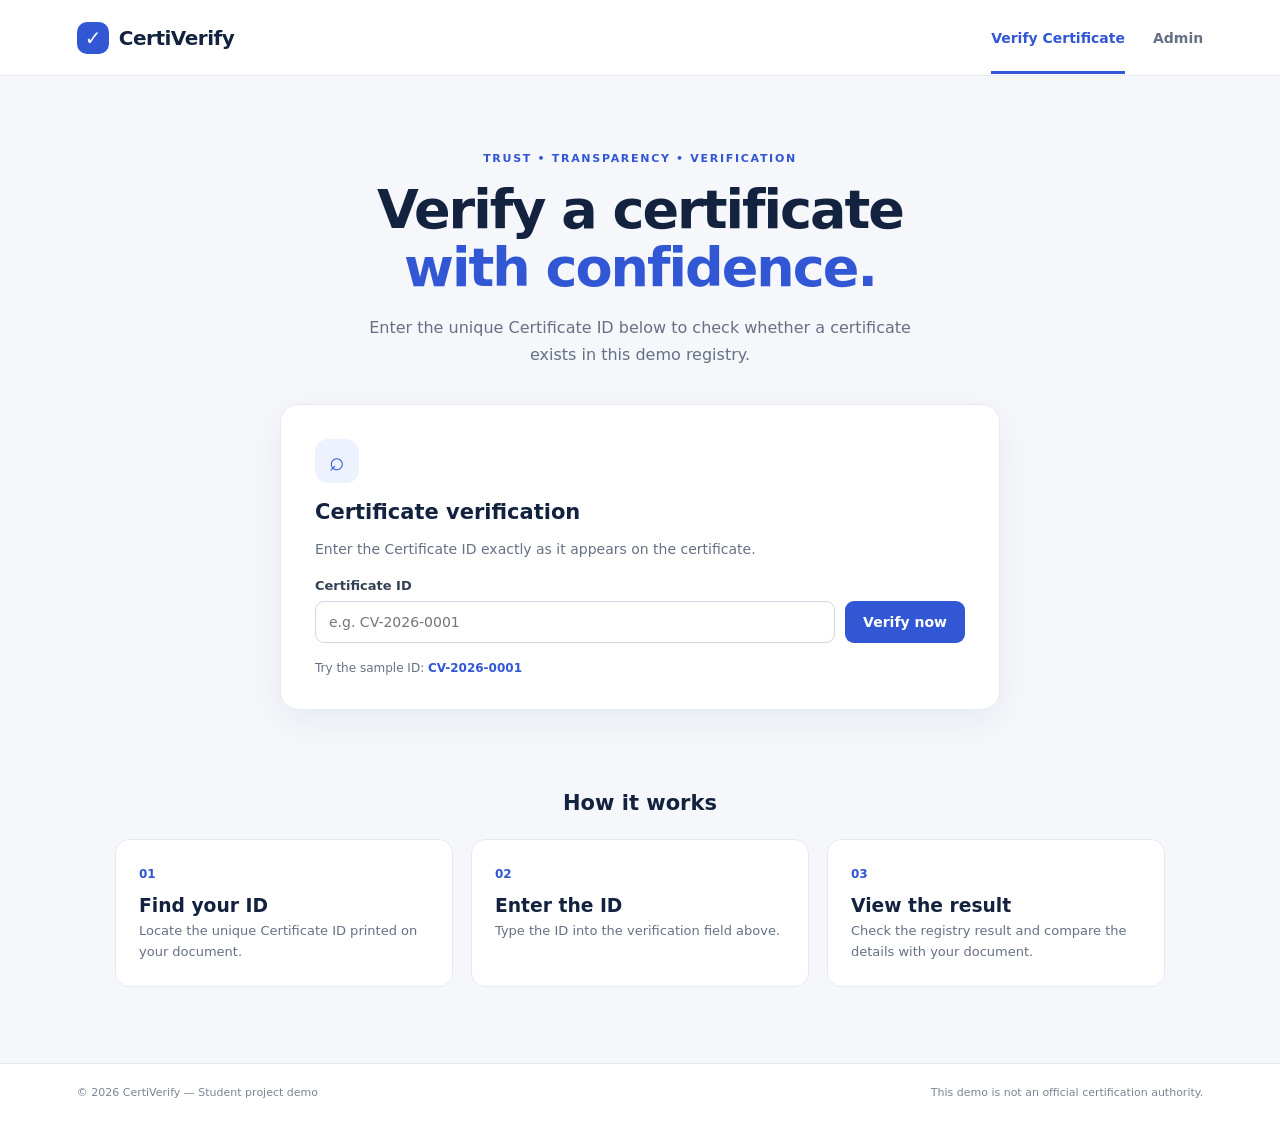
<file: online_certificate_verification_system/index.html>
<!DOCTYPE html>
<html lang="en">
<head>
  <meta charset="UTF-8">
  <meta name="viewport" content="width=device-width, initial-scale=1.0">
  <meta name="description" content="Verify the authenticity of certificates online.">
  <title>CertiVerify | Certificate Verification</title>
  <link rel="stylesheet" href="styles.css">
</head>
<body>
  <header class="site-header">
    <a class="brand" href="index.html"><span class="brand-mark">✓</span> CertiVerify</a>
    <nav><a class="active" href="index.html">Verify Certificate</a><a href="admin.html">Admin</a></nav>
  </header>

  <main>
    <section class="hero">
      <div class="eyebrow">TRUST • TRANSPARENCY • VERIFICATION</div>
      <h1>Verify a certificate<br><span>with confidence.</span></h1>
      <p>Enter the unique Certificate ID below to check whether a certificate exists in this demo registry.</p>
    </section>

    <section class="verify-card">
      <div class="card-icon">⌕</div>
      <h2>Certificate verification</h2>
      <p class="muted">Enter the Certificate ID exactly as it appears on the certificate.</p>
      <form id="verify-form">
        <label for="certificate-id">Certificate ID</label>
        <div class="input-row">
          <input id="certificate-id" name="certificateId" placeholder="e.g. CV-2026-0001" autocomplete="off" required>
          <button class="button primary" type="submit">Verify now</button>
        </div>
      </form>
      <div id="verification-result" class="result hidden" aria-live="polite"></div>
      <div class="sample-note">Try the sample ID: <button class="text-button" id="sample-id" type="button">CV-2026-0001</button></div>
    </section>

    <section class="steps">
      <h2>How it works</h2>
      <div class="step-grid">
        <article><span>01</span><h3>Find your ID</h3><p>Locate the unique Certificate ID printed on your document.</p></article>
        <article><span>02</span><h3>Enter the ID</h3><p>Type the ID into the verification field above.</p></article>
        <article><span>03</span><h3>View the result</h3><p>Check the registry result and compare the details with your document.</p></article>
      </div>
    </section>
  </main>

  <footer><span>© 2026 CertiVerify — Student project demo</span><span>This demo is not an official certification authority.</span></footer>
  <script src="app.js"></script>
</body>
</html>
</file>
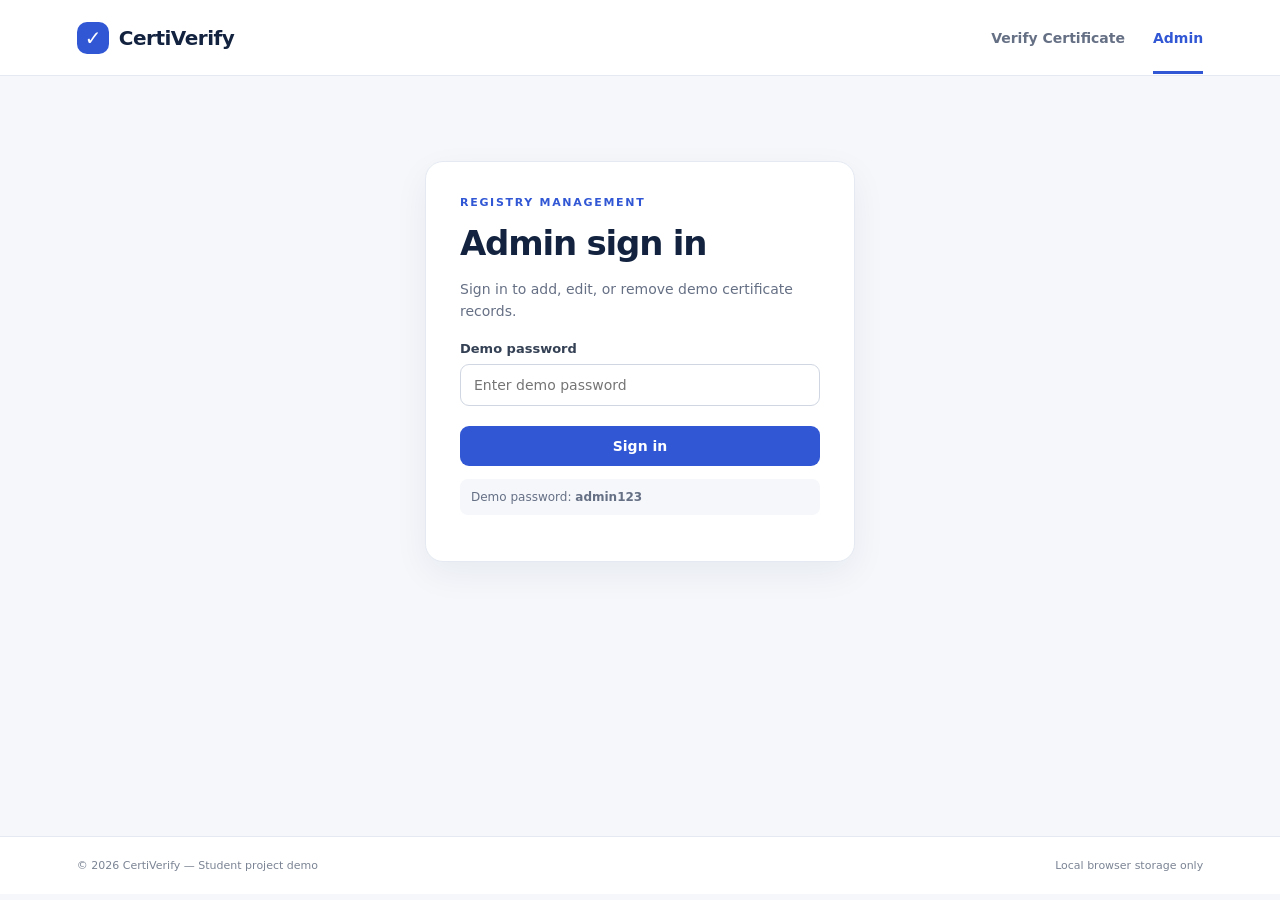
<file: online_certificate_verification_system/admin.html>
<!DOCTYPE html>
<html lang="en">
<head>
  <meta charset="UTF-8">
  <meta name="viewport" content="width=device-width, initial-scale=1.0">
  <title>Admin | CertiVerify</title>
  <link rel="stylesheet" href="styles.css">
</head>
<body>
  <header class="site-header">
    <a class="brand" href="index.html"><span class="brand-mark">✓</span> CertiVerify</a>
    <nav><a href="index.html">Verify Certificate</a><a class="active" href="admin.html">Admin</a></nav>
  </header>

  <main class="admin-main">
    <section id="login-panel" class="login-card">
      <div class="eyebrow">REGISTRY MANAGEMENT</div>
      <h1>Admin sign in</h1>
      <p class="muted">Sign in to add, edit, or remove demo certificate records.</p>
      <form id="login-form">
        <label for="admin-password">Demo password</label>
        <input id="admin-password" type="password" placeholder="Enter demo password" required>
        <button class="button primary full" type="submit">Sign in</button>
        <p id="login-error" class="error-text" aria-live="polite"></p>
      </form>
      <p class="hint">Demo password: <strong>admin123</strong></p>
    </section>

    <section id="dashboard" class="dashboard hidden">
      <div class="dashboard-heading">
        <div><div class="eyebrow">CONTROL PANEL</div><h1>Certificate records</h1><p class="muted">Create and manage records in this browser's local demo registry.</p></div>
        <button id="logout-button" class="button secondary" type="button">Sign out</button>
      </div>

      <div class="stats">
        <article class="stat-card"><span>Total records</span><strong id="total-count">0</strong></article>
        <article class="stat-card"><span>Valid records</span><strong id="valid-count">0</strong></article>
      </div>

      <section class="form-card">
        <h2 id="form-title">Add a certificate</h2>
        <form id="certificate-form" class="record-form">
          <input type="hidden" id="original-id">
          <div class="form-grid">
            <div><label for="cert-id">Certificate ID *</label><input id="cert-id" required placeholder="CV-2026-0002"></div>
            <div><label for="student-name">Student name *</label><input id="student-name" required placeholder="Full name"></div>
            <div><label for="course-name">Course / qualification *</label><input id="course-name" required placeholder="e.g. Web Development"></div>
            <div><label for="issuer">Issuing organization *</label><input id="issuer" required placeholder="Institution name"></div>
            <div><label for="issue-date">Issue date *</label><input id="issue-date" type="date" required></div>
            <div><label for="status">Status</label><select id="status"><option value="Valid">Valid</option><option value="Revoked">Revoked</option></select></div>
          </div>
          <div class="form-actions"><button class="button primary" id="save-button" type="submit">Save certificate</button><button class="button secondary hidden" id="cancel-edit" type="button">Cancel edit</button></div>
          <p id="form-message" class="form-message" aria-live="polite"></p>
        </form>
      </section>

      <section class="table-card">
        <div class="table-heading"><h2>All certificates</h2><input id="record-search" class="search-input" placeholder="Search records..."></div>
        <div class="table-wrap"><table><thead><tr><th>Certificate ID</th><th>Student</th><th>Course</th><th>Status</th><th>Actions</th></tr></thead><tbody id="records-body"></tbody></table></div>
        <p id="empty-records" class="muted empty-state hidden">No matching records found.</p>
      </section>
      <p class="security-note"><strong>Demo limitation:</strong> Records and the demo login are stored in browser JavaScript/localStorage. This is not secure authentication or tamper-proof storage. Use a server, database, and protected admin authentication before real-world use.</p>
    </section>
  </main>
  <footer><span>© 2026 CertiVerify — Student project demo</span><span>Local browser storage only</span></footer>
  <script src="admin.js"></script>
</body>
</html>
</file>
<file: online_certificate_verification_system/styles.css>
:root {
  --navy: #13233f; --blue: #3157d5; --blue-dark: #2444b5; --ink: #1d2939;
  --muted: #667085; --line: #e5eaf2; --surface: #ffffff; --bg: #f5f7fb;
  --green: #16794b; --green-bg: #eaf8f0; --red: #b42318; --red-bg: #fff0ee;
  font-family: Inter, ui-sans-serif, system-ui, -apple-system, "Segoe UI", sans-serif;
}
* { box-sizing: border-box; }
body { margin: 0; background: var(--bg); color: var(--ink); }
a { color: inherit; text-decoration: none; }
.site-header { height: 76px; padding: 0 max(6vw, 24px); display: flex; align-items: center; justify-content: space-between; background: #fff; border-bottom: 1px solid var(--line); }
.brand { display: flex; align-items: center; gap: 10px; font-size: 20px; font-weight: 800; color: var(--navy); letter-spacing: -.5px; }
.brand-mark { display: grid; place-items: center; width: 32px; height: 32px; border-radius: 10px; color: white; background: var(--blue); }
nav { display: flex; gap: 28px; color: #667085; font-size: 14px; font-weight: 600; }
nav a { padding: 28px 0 25px; border-bottom: 3px solid transparent; }
nav a.active, nav a:hover { color: var(--blue); border-color: var(--blue); }
main { width: min(100% - 40px, 1050px); margin: 0 auto; }
.hero { text-align: center; padding: 76px 0 36px; }
.eyebrow { color: var(--blue); font-size: 11px; font-weight: 800; letter-spacing: 1.7px; }
h1 { color: var(--navy); font-size: clamp(34px, 5vw, 54px); line-height: 1.08; letter-spacing: -2px; margin: 16px 0; }
.hero h1 span { color: var(--blue); }
.hero p { max-width: 570px; margin: 0 auto; color: var(--muted); line-height: 1.7; }
.verify-card, .login-card, .form-card, .table-card { background: var(--surface); border: 1px solid var(--line); border-radius: 18px; box-shadow: 0 12px 35px rgba(20, 39, 75, .06); }
.verify-card { max-width: 720px; margin: 0 auto; padding: 34px; }
.card-icon { width: 44px; height: 44px; border-radius: 13px; display: grid; place-items: center; color: var(--blue); background: #eef2ff; font-size: 26px; }
h2 { color: var(--navy); font-size: 21px; margin: 17px 0 7px; }
.muted { color: var(--muted); line-height: 1.6; font-size: 14px; }
label { display: block; margin: 18px 0 8px; color: #344054; font-size: 13px; font-weight: 700; }
input, select { width: 100%; border: 1px solid #d0d7e2; border-radius: 9px; padding: 12px 13px; background: #fff; color: var(--ink); font: inherit; font-size: 14px; outline: none; }
input:focus, select:focus { border-color: var(--blue); box-shadow: 0 0 0 3px rgba(49,87,213,.12); }
.input-row { display: flex; gap: 10px; }
.button { border: 0; border-radius: 9px; padding: 12px 18px; font: inherit; font-size: 14px; font-weight: 700; cursor: pointer; transition: .15s ease; white-space: nowrap; }
.button.primary { color: #fff; background: var(--blue); }
.button.primary:hover { background: var(--blue-dark); transform: translateY(-1px); }
.button.secondary { color: #344054; background: #eef1f6; }
.button.danger { color: var(--red); background: var(--red-bg); padding: 8px 10px; }
.button.small { padding: 8px 10px; }
.full { width: 100%; margin-top: 20px; }
.sample-note { margin-top: 18px; color: var(--muted); font-size: 12px; }
.text-button { border: 0; padding: 0; color: var(--blue); background: none; font: inherit; font-weight: 700; cursor: pointer; }
.result { margin-top: 22px; padding: 17px; border-radius: 11px; line-height: 1.6; font-size: 14px; }
.result.valid { color: var(--green); background: var(--green-bg); border: 1px solid #b8e6ca; }
.result.invalid { color: var(--red); background: var(--red-bg); border: 1px solid #ffd1cb; }
.result h3 { margin: 0 0 7px; font-size: 16px; }
.result p { margin: 3px 0; }
.steps { padding: 64px 0 76px; }
.steps > h2 { text-align: center; margin-bottom: 24px; }
.step-grid { display: grid; grid-template-columns: repeat(3, 1fr); gap: 18px; }
.step-grid article { padding: 23px; border: 1px solid var(--line); border-radius: 14px; background: #fff; }
.step-grid article > span { color: var(--blue); font-weight: 800; font-size: 12px; }
.step-grid h3 { margin: 13px 0 5px; color: var(--navy); }
.step-grid p { margin: 0; color: var(--muted); font-size: 13px; line-height: 1.6; }
footer { display: flex; justify-content: space-between; gap: 15px; padding: 22px max(6vw, 24px); border-top: 1px solid var(--line); color: #7b8494; font-size: 11px; background: #fff; }
.hidden { display: none !important; }
.admin-main { min-height: calc(100vh - 140px); padding-top: 55px; padding-bottom: 65px; }
.login-card { max-width: 430px; margin: 30px auto; padding: 34px; }
.login-card h1, .dashboard h1 { font-size: 34px; letter-spacing: -1.2px; }
.hint { padding: 11px; background: #f5f7fb; border-radius: 8px; color: var(--muted); font-size: 12px; }
.error-text { color: var(--red); font-size: 13px; }
.dashboard-heading { display: flex; align-items: center; justify-content: space-between; gap: 20px; margin-bottom: 25px; }
.dashboard-heading h1 { margin: 8px 0 3px; }
.dashboard-heading p { margin: 0; }
.stats { display: grid; grid-template-columns: repeat(2, minmax(0, 1fr)); gap: 16px; margin-bottom: 20px; }
.stat-card { padding: 20px; background: white; border: 1px solid var(--line); border-radius: 13px; }
.stat-card span { display: block; color: var(--muted); font-size: 13px; }
.stat-card strong { display: block; margin-top: 7px; color: var(--navy); font-size: 27px; }
.form-card, .table-card { padding: 24px; margin-bottom: 20px; }
.form-card h2, .table-card h2 { margin-top: 0; }
.form-grid { display: grid; grid-template-columns: repeat(2, 1fr); gap: 0 16px; }
.form-grid label { margin-top: 13px; }
.form-actions { display: flex; gap: 9px; margin-top: 20px; }
.form-message { min-height: 18px; margin-bottom: 0; font-size: 13px; color: var(--green); }
.table-heading { display: flex; align-items: center; justify-content: space-between; gap: 16px; }
.search-input { max-width: 240px; }
.table-wrap { overflow-x: auto; }
table { width: 100%; border-collapse: collapse; text-align: left; font-size: 13px; }
th, td { padding: 14px 10px; border-bottom: 1px solid var(--line); white-space: nowrap; }
th { color: #667085; font-size: 11px; text-transform: uppercase; letter-spacing: .6px; }
td { color: #344054; }
.status-pill { display: inline-block; border-radius: 20px; padding: 4px 9px; font-size: 11px; font-weight: 700; color: var(--green); background: var(--green-bg); }
.status-pill.revoked { color: var(--red); background: var(--red-bg); }
.actions { display: flex; gap: 6px; }
.empty-state { text-align: center; padding: 18px; }
.security-note { padding: 14px 16px; border-radius: 10px; background: #fff8e8; color: #805b13; font-size: 12px; line-height: 1.6; }
@media (max-width: 650px) {
  .site-header { height: auto; min-height: 68px; padding: 12px 20px; flex-wrap: wrap; gap: 8px; }
  nav { gap: 18px; }
  nav a { padding: 10px 0 7px; }
  .hero { padding-top: 55px; }
  .verify-card { padding: 23px; }
  .input-row { flex-direction: column; }
  .input-row .button { width: 100%; }
  .step-grid, .form-grid, .stats { grid-template-columns: 1fr; }
  .dashboard-heading, .table-heading { align-items: flex-start; flex-direction: column; }
  .search-input { max-width: none; }
  footer { flex-direction: column; }
}
</file>
